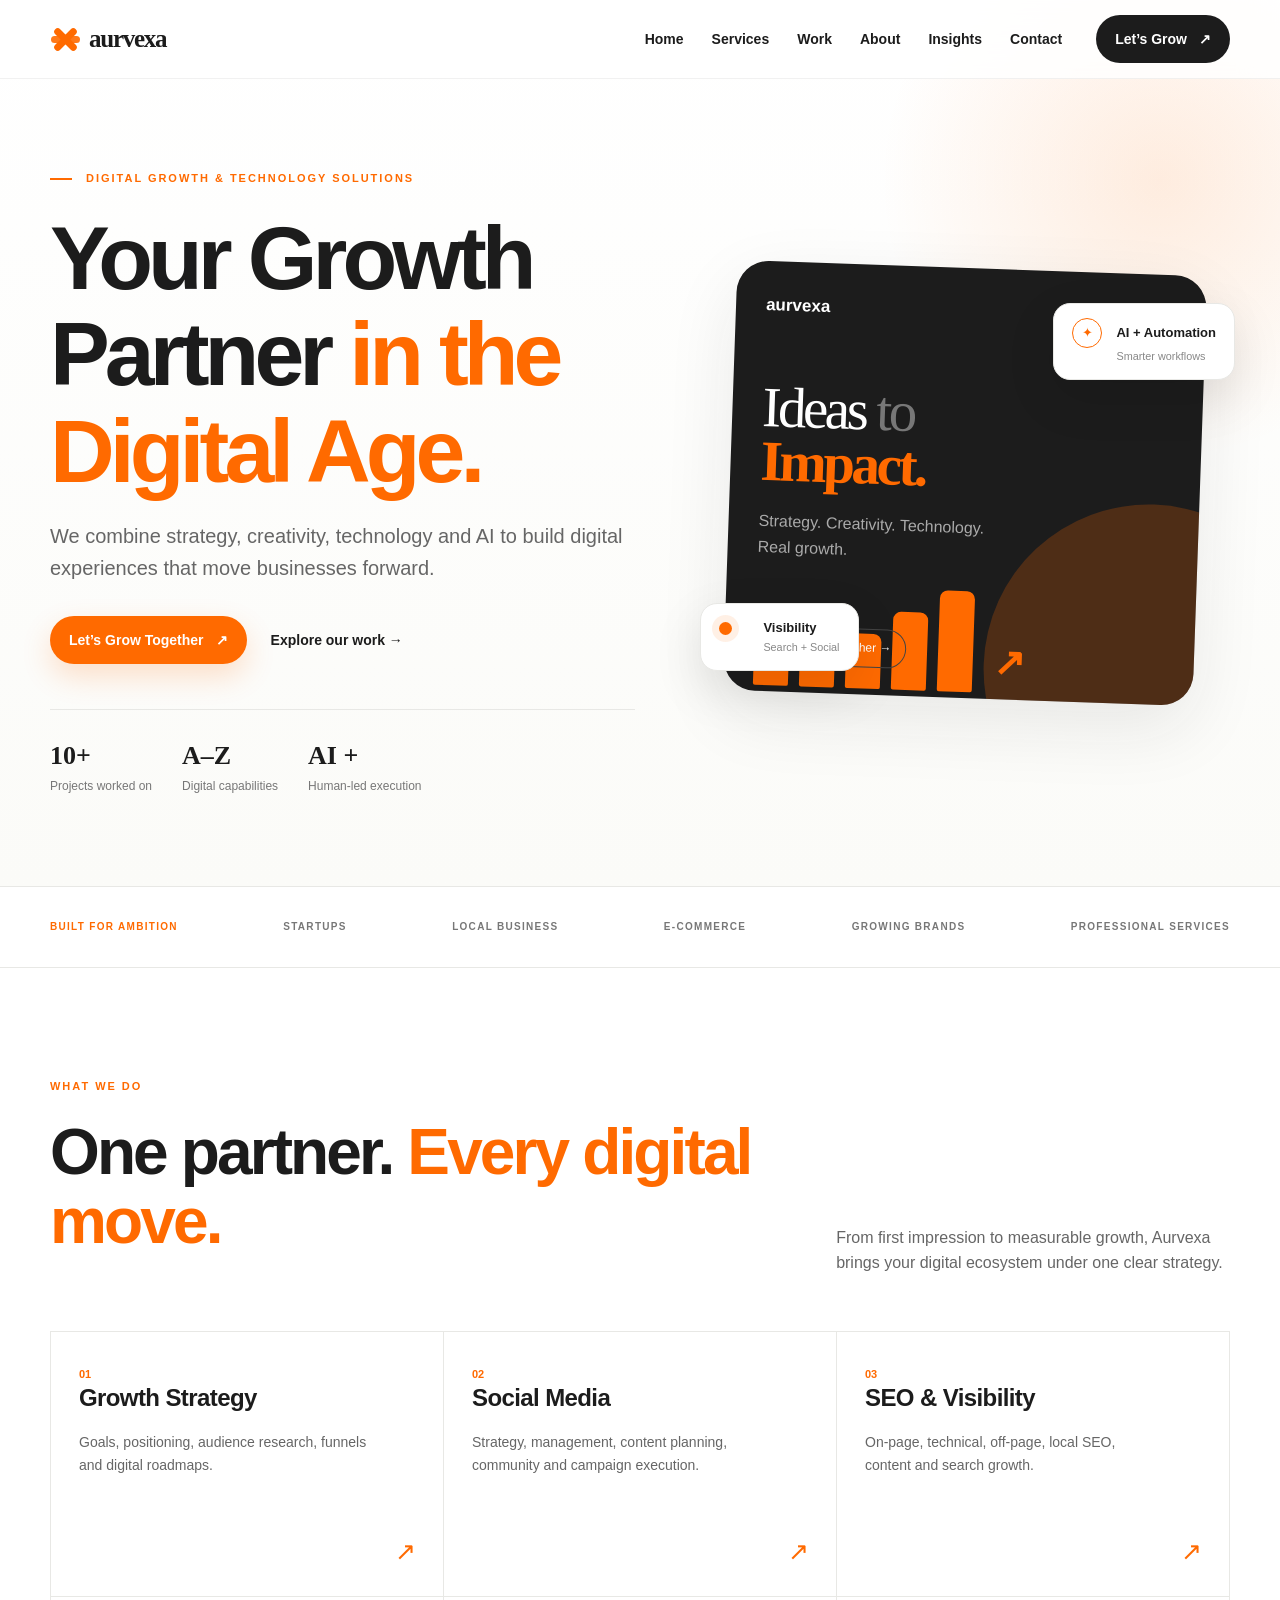
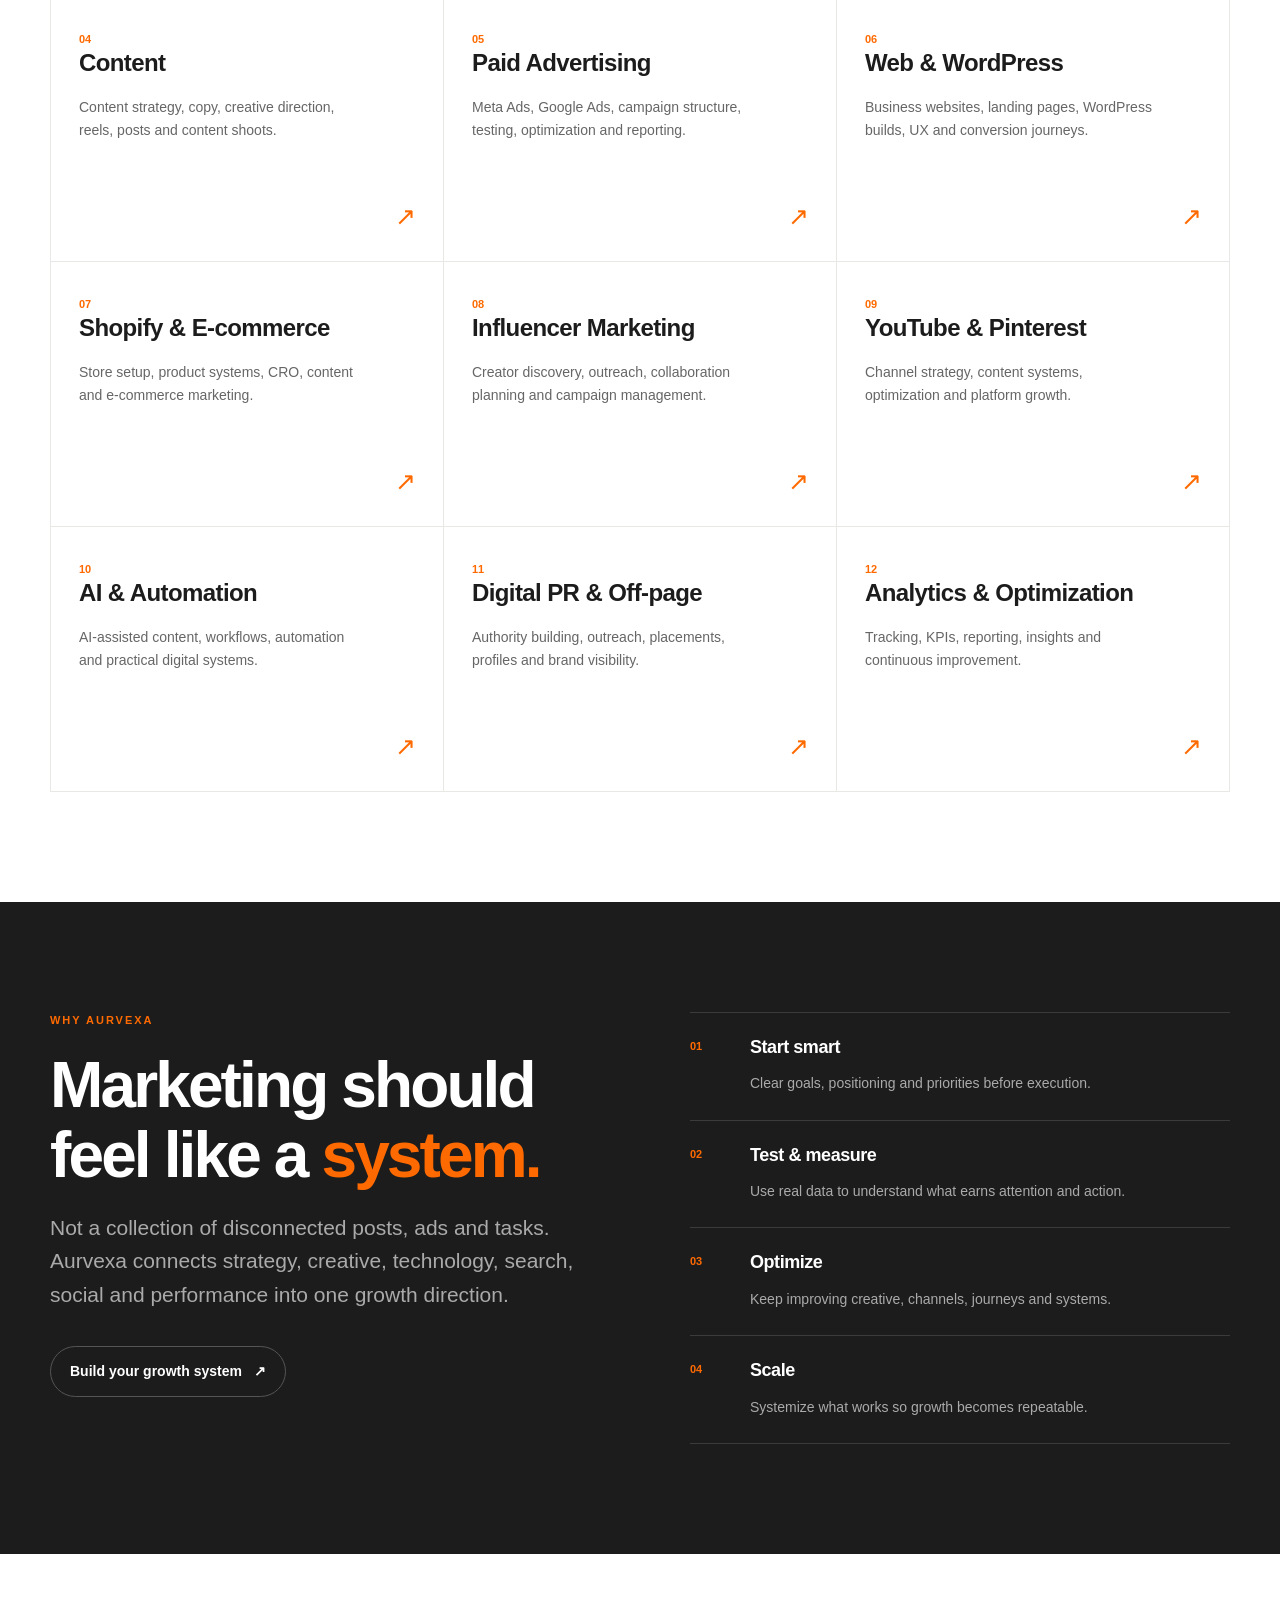
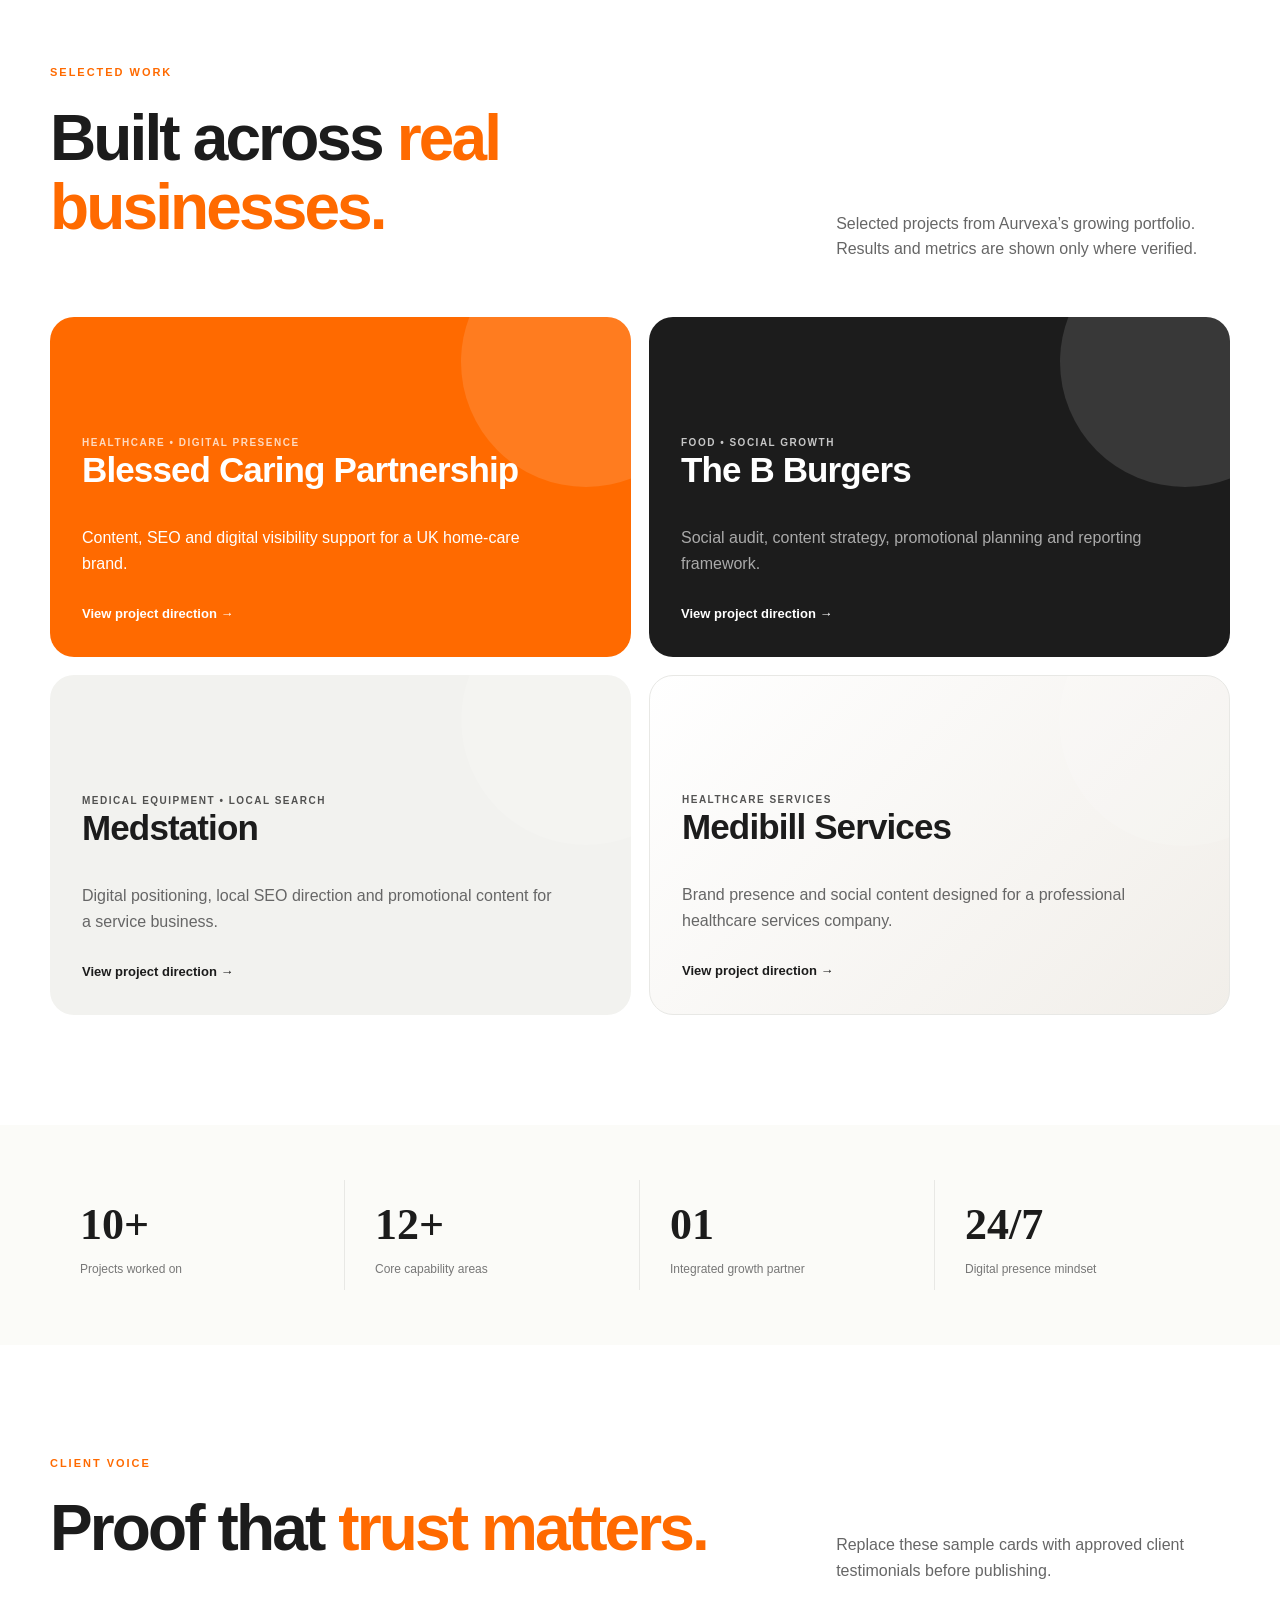
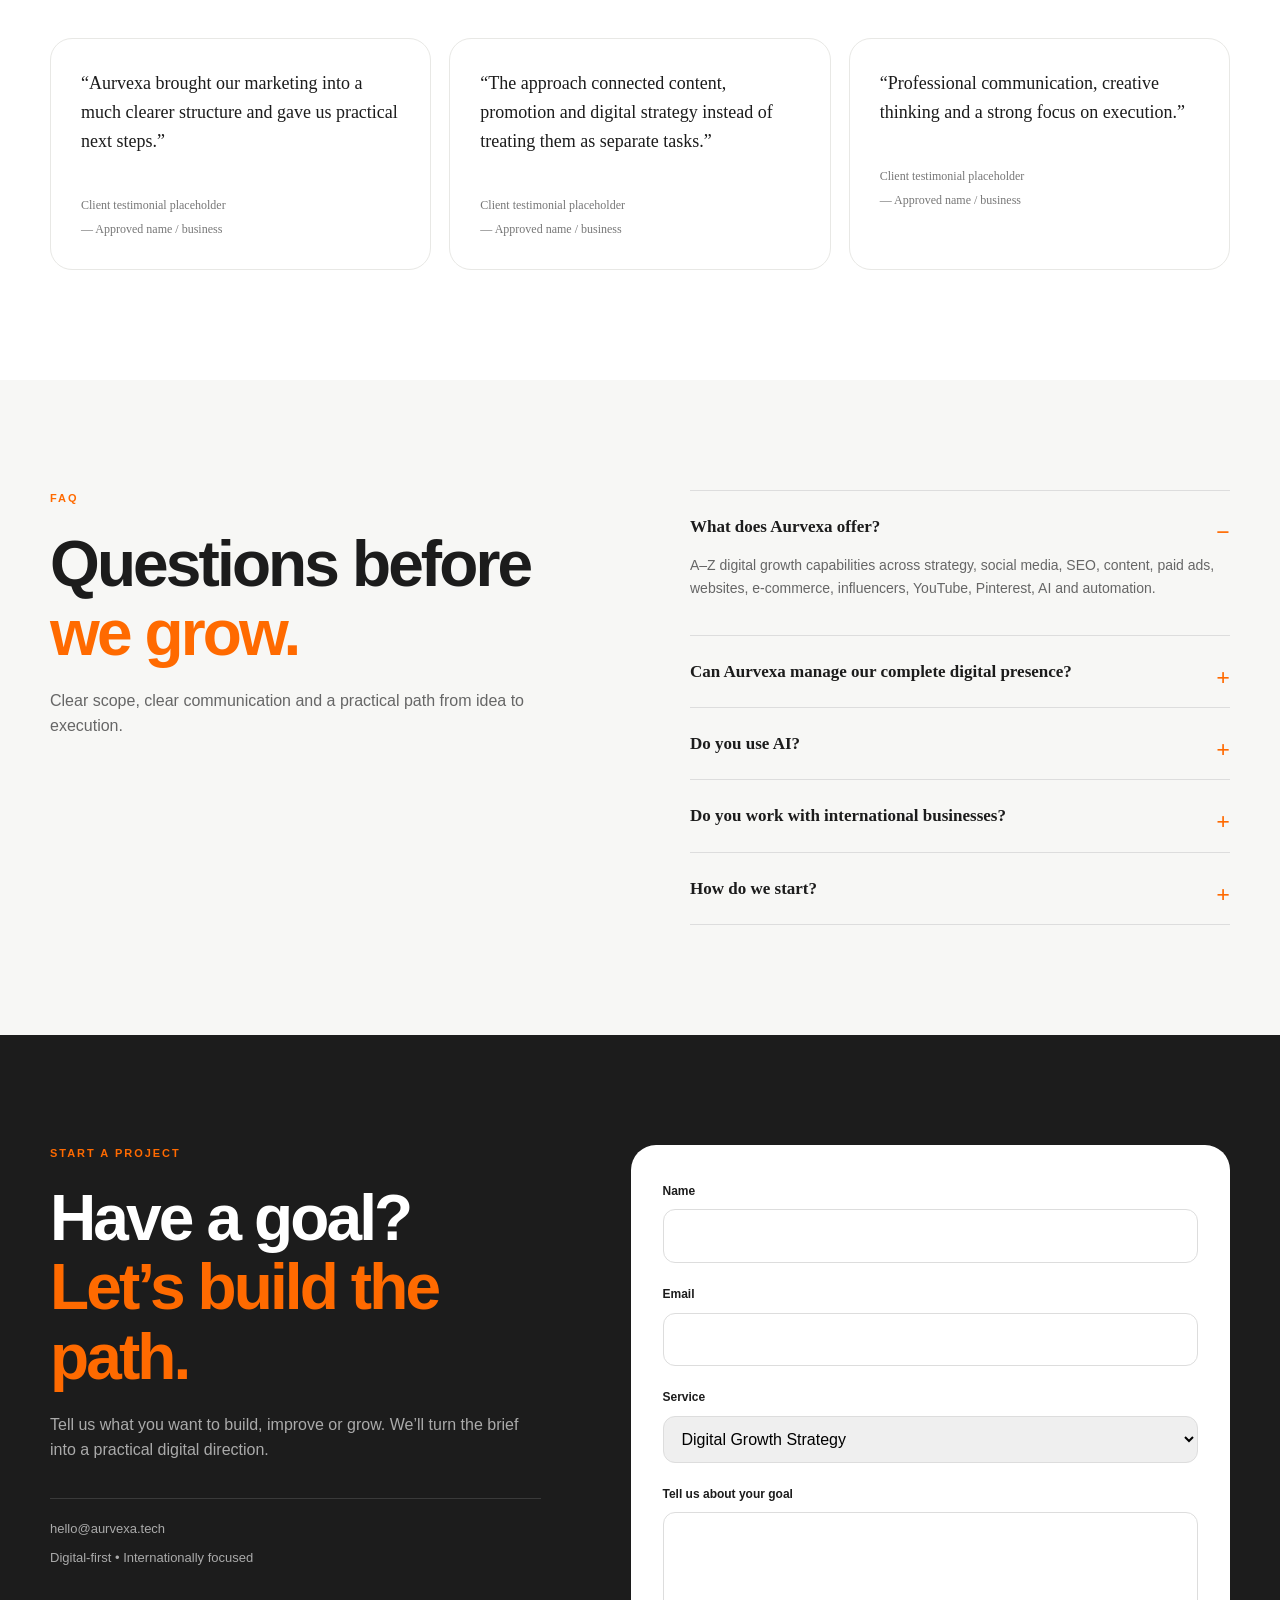
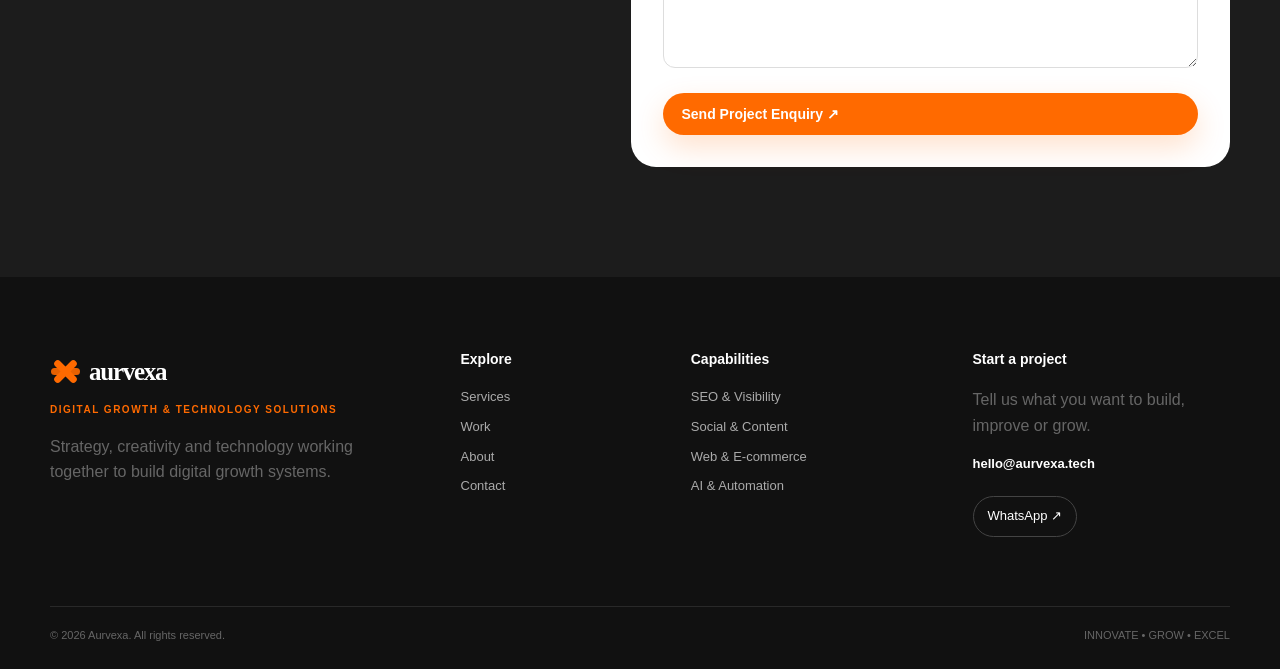
<file: index.html>
<!doctype html><html lang="en"><head><meta charset="utf-8"><meta name="viewport" content="width=device-width, initial-scale=1"><meta name="theme-color" content="#FF6A00"><link rel="stylesheet" href="assets/css/main.css"><meta name="description" content="Aurvexa — Digital Growth & Technology Solutions. SEO, social media, paid advertising, web development, e-commerce, AI and automation."><title>Aurvexa | Digital Growth & Technology Solutions</title></head><body>
<header class="site-header"><div class="container nav-wrap"><a class="brand" href="index.html"><span class="brand-mark"><i></i><i></i><i></i></span><span class="brand-word">aurvexa</span></a><nav class="desktop-nav"><a class="active" href="index.html">Home</a><a class="" href="services.html">Services</a><a class="" href="portfolio.html">Work</a><a class="" href="about.html">About</a><a class="" href="insights.html">Insights</a><a class="" href="contact.html">Contact</a></nav><a class="nav-cta" href="contact.html">Let’s Grow <span>↗</span></a><button class="menu-toggle" aria-label="Open menu">☰</button></div><div class="mobile-nav"><a class="active" href="index.html">Home</a><a class="" href="services.html">Services</a><a class="" href="portfolio.html">Work</a><a class="" href="about.html">About</a><a class="" href="insights.html">Insights</a><a class="" href="contact.html">Contact</a><a href="contact.html">Contact</a></div></header><main><section class="hero"><div class="hero-glow"></div><div class="container hero-grid"><div class="hero-copy"><div class="eyebrow"><span></span> DIGITAL GROWTH & TECHNOLOGY SOLUTIONS</div><h1>Your Growth Partner <em>in the Digital Age.</em></h1><p class="hero-lead">We combine strategy, creativity, technology and AI to build digital experiences that move businesses forward.</p><div class="hero-actions"><a class="btn btn-primary" href="contact.html">Let’s Grow Together <span>↗</span></a><a class="text-link" href="portfolio.html">Explore our work <span>→</span></a></div><div class="hero-proof"><div><strong>10+</strong><span>Projects worked on</span></div><div><strong>A–Z</strong><span>Digital capabilities</span></div><div><strong>AI +</strong><span>Human-led execution</span></div></div></div><div class="hero-visual"><div class="visual-card main-card"><div class="mock-nav"><b>aurvexa</b><span>Growth System</span></div><div class="mock-title">Ideas <span>to</span><br><strong>Impact.</strong></div><div class="mock-sub">Strategy. Creativity. Technology.<br>Real growth.</div><div class="mock-chart"><i></i><i></i><i></i><i></i><i></i><b>↗</b></div><div class="mock-button">Let’s Grow Together →</div></div><div class="float-card one"><span class="dot"></span><b>Visibility</b><small>Search + Social</small></div><div class="float-card two"><span class="ring">✦</span><b>AI + Automation</b><small>Smarter workflows</small></div></div></div></section><section class="logo-strip"><div class="container strip-inner"><span>BUILT FOR AMBITION</span><span>STARTUPS</span><span>LOCAL BUSINESS</span><span>E-COMMERCE</span><span>GROWING BRANDS</span><span>PROFESSIONAL SERVICES</span></div></section><section id="services" class="section"><div class="container"><div class="section-head"><div><div class="eyebrow">WHAT WE DO</div><h2>One partner. <em>Every digital move.</em></h2></div><p>From first impression to measurable growth, Aurvexa brings your digital ecosystem under one clear strategy.</p></div><div class="service-grid"><article class="service-card"><span class="service-no">01</span><h3>Growth Strategy</h3><p>Goals, positioning, audience research, funnels and digital roadmaps.</p><span class="service-arrow">↗</span></article><article class="service-card"><span class="service-no">02</span><h3>Social Media</h3><p>Strategy, management, content planning, community and campaign execution.</p><span class="service-arrow">↗</span></article><article class="service-card"><span class="service-no">03</span><h3>SEO & Visibility</h3><p>On-page, technical, off-page, local SEO, content and search growth.</p><span class="service-arrow">↗</span></article><article class="service-card"><span class="service-no">04</span><h3>Content</h3><p>Content strategy, copy, creative direction, reels, posts and content shoots.</p><span class="service-arrow">↗</span></article><article class="service-card"><span class="service-no">05</span><h3>Paid Advertising</h3><p>Meta Ads, Google Ads, campaign structure, testing, optimization and reporting.</p><span class="service-arrow">↗</span></article><article class="service-card"><span class="service-no">06</span><h3>Web & WordPress</h3><p>Business websites, landing pages, WordPress builds, UX and conversion journeys.</p><span class="service-arrow">↗</span></article><article class="service-card"><span class="service-no">07</span><h3>Shopify & E-commerce</h3><p>Store setup, product systems, CRO, content and e-commerce marketing.</p><span class="service-arrow">↗</span></article><article class="service-card"><span class="service-no">08</span><h3>Influencer Marketing</h3><p>Creator discovery, outreach, collaboration planning and campaign management.</p><span class="service-arrow">↗</span></article><article class="service-card"><span class="service-no">09</span><h3>YouTube & Pinterest</h3><p>Channel strategy, content systems, optimization and platform growth.</p><span class="service-arrow">↗</span></article><article class="service-card"><span class="service-no">10</span><h3>AI & Automation</h3><p>AI-assisted content, workflows, automation and practical digital systems.</p><span class="service-arrow">↗</span></article><article class="service-card"><span class="service-no">11</span><h3>Digital PR & Off-page</h3><p>Authority building, outreach, placements, profiles and brand visibility.</p><span class="service-arrow">↗</span></article><article class="service-card"><span class="service-no">12</span><h3>Analytics & Optimization</h3><p>Tracking, KPIs, reporting, insights and continuous improvement.</p><span class="service-arrow">↗</span></article></div></div></section><section class="section dark-section"><div class="container split"><div><div class="eyebrow light">WHY AURVEXA</div><h2>Marketing should feel like a <em>system.</em></h2><p class="large-copy">Not a collection of disconnected posts, ads and tasks. Aurvexa connects strategy, creative, technology, search, social and performance into one growth direction.</p><a class="btn btn-outline" href="contact.html">Build your growth system <span>↗</span></a></div><div class="principles"><div><b>01</b><h3>Start smart</h3><p>Clear goals, positioning and priorities before execution.</p></div><div><b>02</b><h3>Test & measure</h3><p>Use real data to understand what earns attention and action.</p></div><div><b>03</b><h3>Optimize</h3><p>Keep improving creative, channels, journeys and systems.</p></div><div><b>04</b><h3>Scale</h3><p>Systemize what works so growth becomes repeatable.</p></div></div></div></section><section id="work" class="section"><div class="container"><div class="section-head"><div><div class="eyebrow">SELECTED WORK</div><h2>Built across <em>real businesses.</em></h2></div><p>Selected projects from Aurvexa’s growing portfolio. Results and metrics are shown only where verified.</p></div><div class="work-grid"><article class="work-card orange"><span>HEALTHCARE • DIGITAL PRESENCE</span><h3>Blessed Caring Partnership</h3><p>Content, SEO and digital visibility support for a UK home-care brand.</p><a href="portfolio.html">View project direction →</a></article><article class="work-card charcoal"><span>FOOD • SOCIAL GROWTH</span><h3>The B Burgers</h3><p>Social audit, content strategy, promotional planning and reporting framework.</p><a href="portfolio.html">View project direction →</a></article><article class="work-card light"><span>MEDICAL EQUIPMENT • LOCAL SEARCH</span><h3>Medstation</h3><p>Digital positioning, local SEO direction and promotional content for a service business.</p><a href="portfolio.html">View project direction →</a></article><article class="work-card image-like"><span>HEALTHCARE SERVICES</span><h3>Medibill Services</h3><p>Brand presence and social content designed for a professional healthcare services company.</p><a href="portfolio.html">View project direction →</a></article></div></div></section><section class="section metrics"><div class="container metric-grid"><div><strong>10+</strong><span>Projects worked on</span></div><div><strong>12+</strong><span>Core capability areas</span></div><div><strong>01</strong><span>Integrated growth partner</span></div><div><strong>24/7</strong><span>Digital presence mindset</span></div></div></section><section class="section testimonials"><div class="container"><div class="section-head"><div><div class="eyebrow">CLIENT VOICE</div><h2>Proof that <em>trust matters.</em></h2></div><p>Replace these sample cards with approved client testimonials before publishing.</p></div><div class="quote-grid"><blockquote>“Aurvexa brought our marketing into a much clearer structure and gave us practical next steps.”<footer>Client testimonial placeholder <span>— Approved name / business</span></footer></blockquote><blockquote>“The approach connected content, promotion and digital strategy instead of treating them as separate tasks.”<footer>Client testimonial placeholder <span>— Approved name / business</span></footer></blockquote><blockquote>“Professional communication, creative thinking and a strong focus on execution.”<footer>Client testimonial placeholder <span>— Approved name / business</span></footer></blockquote></div></div></section><section class="faq section"><div class="container split"><div><div class="eyebrow">FAQ</div><h2>Questions before <em>we grow.</em></h2><p>Clear scope, clear communication and a practical path from idea to execution.</p></div><div class="faq-list"><details open><summary>What does Aurvexa offer?</summary><p>A–Z digital growth capabilities across strategy, social media, SEO, content, paid ads, websites, e-commerce, influencers, YouTube, Pinterest, AI and automation.</p></details><details><summary>Can Aurvexa manage our complete digital presence?</summary><p>Yes. Services can be combined into an integrated monthly or project-based scope based on your goals and priorities.</p></details><details><summary>Do you use AI?</summary><p>Yes. AI can support research, ideation, content workflows, analysis and automation while human strategy and quality control remain central.</p></details><details><summary>Do you work with international businesses?</summary><p>Yes. Aurvexa is positioned for digital-first work with businesses beyond a single local market.</p></details><details><summary>How do we start?</summary><p>Send your goals, current digital channels and priorities through the contact page. We can then define scope and next steps.</p></details></div></div></section><section id="contact" class="section contact"><div class="container contact-grid"><div><div class="eyebrow light">START A PROJECT</div><h2>Have a goal? <em>Let’s build the path.</em></h2><p>Tell us what you want to build, improve or grow. We’ll turn the brief into a practical digital direction.</p><div class="contact-lines"><span>hello@aurvexa.tech</span><span>Digital-first • Internationally focused</span></div></div><div class="contact-box"><form action="mailto:hello@aurvexa.tech" method="post" enctype="text/plain"><div><label>Name</label><input name="name" required></div><div><label>Email</label><input type="email" name="email" required></div><div><label>Service</label><select name="service"><option>Digital Growth Strategy</option><option>SEO</option><option>Social Media</option><option>Paid Advertising</option><option>Web & E-commerce</option><option>AI & Automation</option><option>Other</option></select></div><div><label>Tell us about your goal</label><textarea name="message" rows="5" required></textarea></div><button class="btn btn-primary" type="submit">Send Project Enquiry ↗</button></form></div></div></section></main><footer class="site-footer"><div class="container footer-grid"><div><a class="brand footer-brand" href="index.html"><span class="brand-mark"><i></i><i></i><i></i></span><span class="brand-word">aurvexa</span></a><p class="footer-tag">DIGITAL GROWTH & TECHNOLOGY SOLUTIONS</p><p class="muted">Strategy, creativity and technology working together to build digital growth systems.</p></div><div><h4>Explore</h4><a href="services.html">Services</a><a href="portfolio.html">Work</a><a href="about.html">About</a><a href="contact.html">Contact</a></div><div><h4>Capabilities</h4><a href="services.html">SEO & Visibility</a><a href="services.html">Social & Content</a><a href="services.html">Web & E-commerce</a><a href="services.html">AI & Automation</a></div><div><h4>Start a project</h4><p class="muted">Tell us what you want to build, improve or grow.</p><a class="footer-mail" href="mailto:hello@aurvexa.tech">hello@aurvexa.tech</a><a class="footer-whatsapp" href="https://wa.me/923000000000" target="_blank" rel="noopener">WhatsApp ↗</a></div></div><div class="container footer-bottom"><span>© 2026 Aurvexa. All rights reserved.</span><span>INNOVATE • GROW • EXCEL</span></div></footer><script src="assets/js/main.js"></script></body></html>
</file>
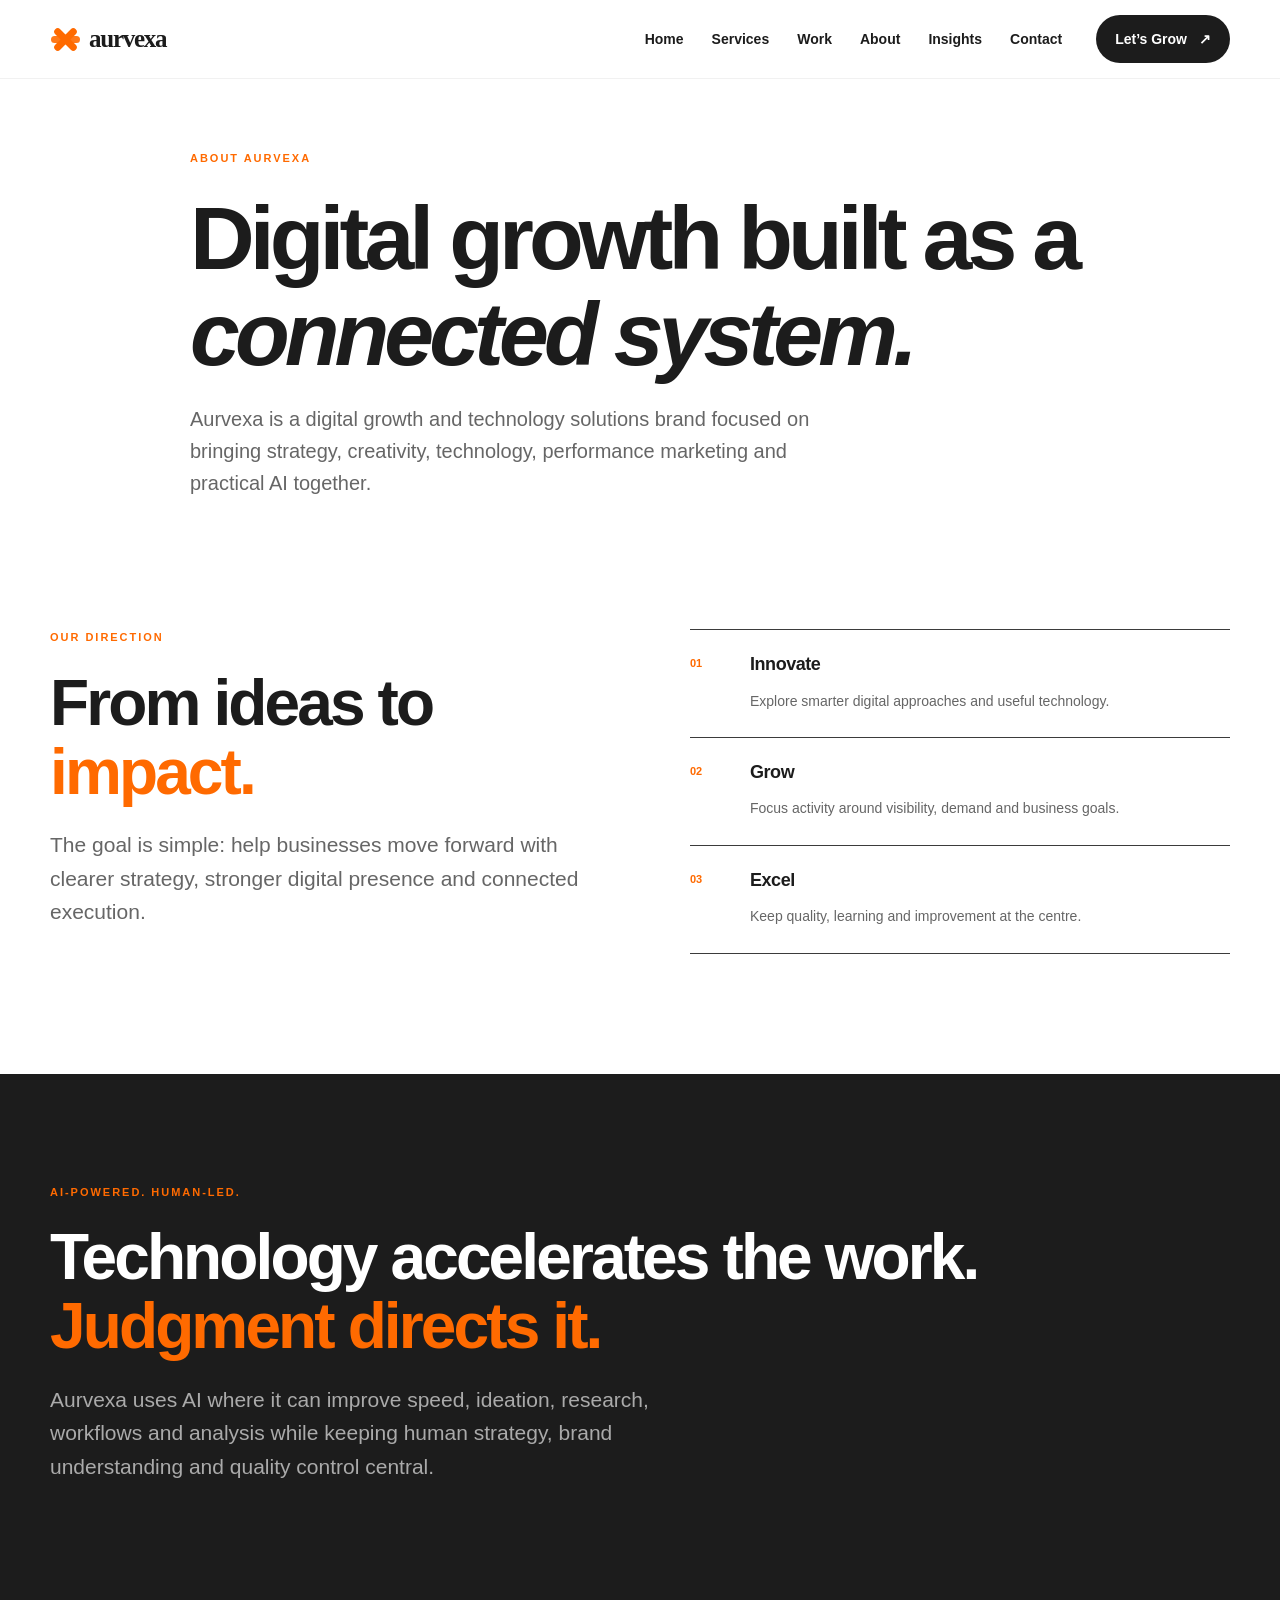
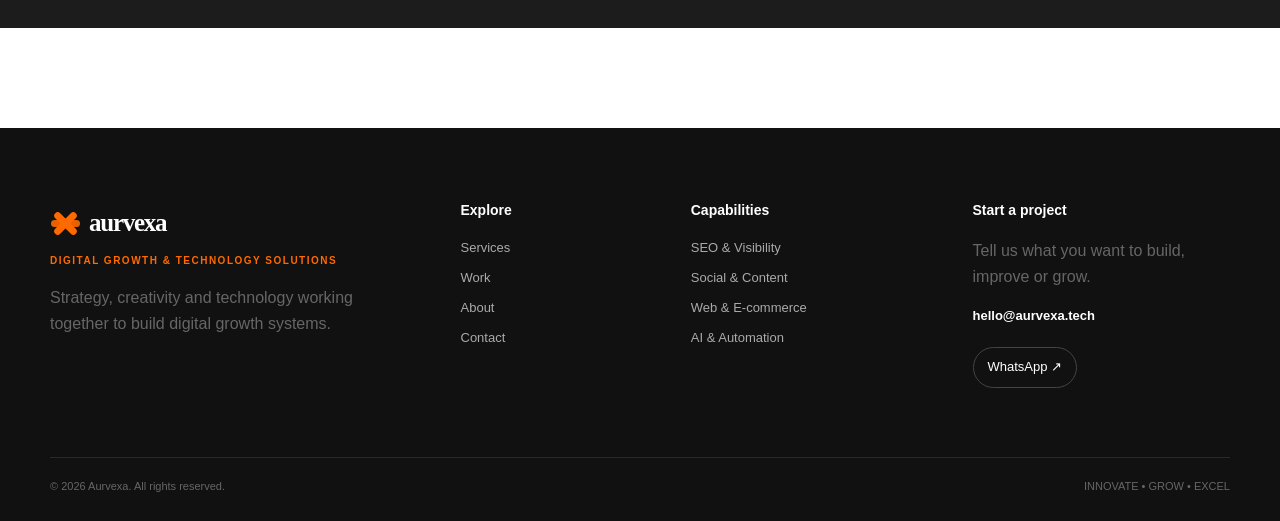
<file: about.html>
<!doctype html><html lang="en"><head><meta charset="utf-8"><meta name="viewport" content="width=device-width, initial-scale=1"><meta name="theme-color" content="#FF6A00"><link rel="stylesheet" href="assets/css/main.css"><meta name="description" content="Aurvexa — Digital Growth & Technology Solutions. SEO, social media, paid advertising, web development, e-commerce, AI and automation."><title>Aurvexa | Digital Growth & Technology Solutions</title></head><body>
<header class="site-header"><div class="container nav-wrap"><a class="brand" href="index.html"><span class="brand-mark"><i></i><i></i><i></i></span><span class="brand-word">aurvexa</span></a><nav class="desktop-nav"><a class="" href="index.html">Home</a><a class="" href="services.html">Services</a><a class="" href="portfolio.html">Work</a><a class="active" href="about.html">About</a><a class="" href="insights.html">Insights</a><a class="" href="contact.html">Contact</a></nav><a class="nav-cta" href="contact.html">Let’s Grow <span>↗</span></a><button class="menu-toggle" aria-label="Open menu">☰</button></div><div class="mobile-nav"><a class="" href="index.html">Home</a><a class="" href="services.html">Services</a><a class="" href="portfolio.html">Work</a><a class="active" href="about.html">About</a><a class="" href="insights.html">Insights</a><a class="" href="contact.html">Contact</a><a href="contact.html">Contact</a></div></header><main class="page-main"><div class="container narrow"><div class="eyebrow">ABOUT AURVEXA</div><h1>Digital growth built as a <em>connected system.</em></h1><p class="hero-lead">Aurvexa is a digital growth and technology solutions brand focused on bringing strategy, creativity, technology, performance marketing and practical AI together.</p></div><section class="section"><div class="container split"><div><div class="eyebrow">OUR DIRECTION</div><h2>From ideas to <em>impact.</em></h2><p class="large-copy">The goal is simple: help businesses move forward with clearer strategy, stronger digital presence and connected execution.</p></div><div class="principles"><div><b>01</b><h3>Innovate</h3><p>Explore smarter digital approaches and useful technology.</p></div><div><b>02</b><h3>Grow</h3><p>Focus activity around visibility, demand and business goals.</p></div><div><b>03</b><h3>Excel</h3><p>Keep quality, learning and improvement at the centre.</p></div></div></div></section><section class="section dark-section"><div class="container"><div class="eyebrow light">AI-POWERED. HUMAN-LED.</div><h2>Technology accelerates the work. <em>Judgment directs it.</em></h2><p class="large-copy">Aurvexa uses AI where it can improve speed, ideation, research, workflows and analysis while keeping human strategy, brand understanding and quality control central.</p></div></section></main><footer class="site-footer"><div class="container footer-grid"><div><a class="brand footer-brand" href="index.html"><span class="brand-mark"><i></i><i></i><i></i></span><span class="brand-word">aurvexa</span></a><p class="footer-tag">DIGITAL GROWTH & TECHNOLOGY SOLUTIONS</p><p class="muted">Strategy, creativity and technology working together to build digital growth systems.</p></div><div><h4>Explore</h4><a href="services.html">Services</a><a href="portfolio.html">Work</a><a href="about.html">About</a><a href="contact.html">Contact</a></div><div><h4>Capabilities</h4><a href="services.html">SEO & Visibility</a><a href="services.html">Social & Content</a><a href="services.html">Web & E-commerce</a><a href="services.html">AI & Automation</a></div><div><h4>Start a project</h4><p class="muted">Tell us what you want to build, improve or grow.</p><a class="footer-mail" href="mailto:hello@aurvexa.tech">hello@aurvexa.tech</a><a class="footer-whatsapp" href="https://wa.me/923000000000" target="_blank" rel="noopener">WhatsApp ↗</a></div></div><div class="container footer-bottom"><span>© 2026 Aurvexa. All rights reserved.</span><span>INNOVATE • GROW • EXCEL</span></div></footer><script src="assets/js/main.js"></script></body></html>
</file>
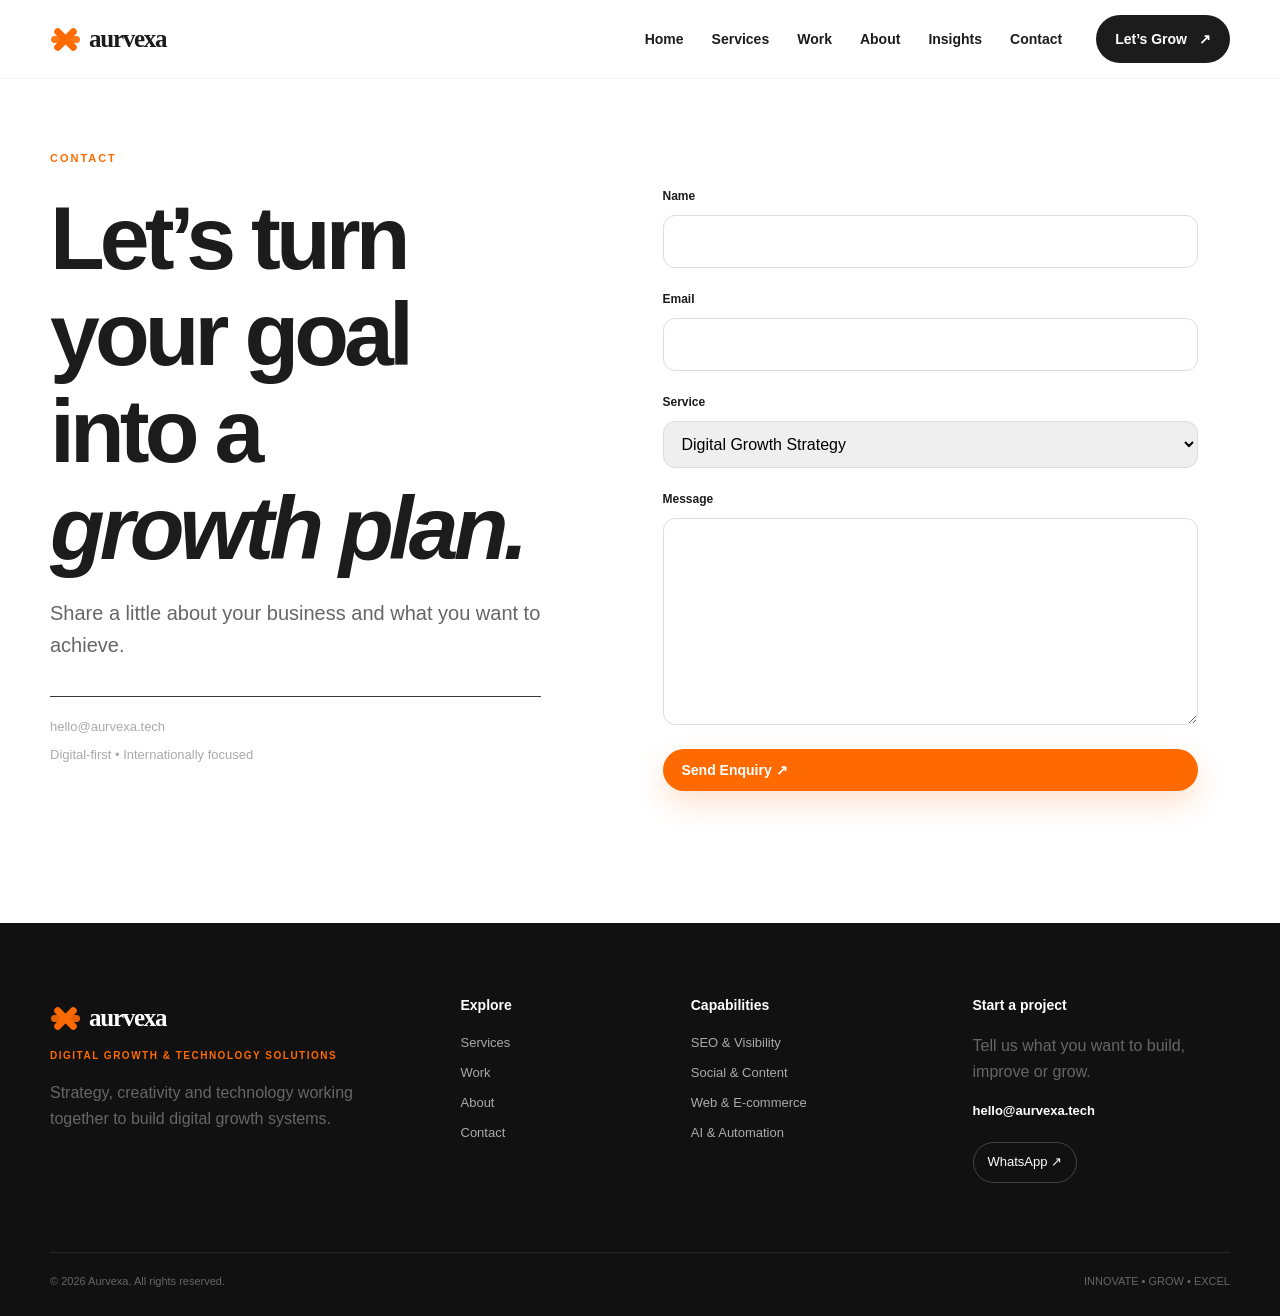
<file: contact.html>
<!doctype html><html lang="en"><head><meta charset="utf-8"><meta name="viewport" content="width=device-width, initial-scale=1"><meta name="theme-color" content="#FF6A00"><link rel="stylesheet" href="assets/css/main.css"><meta name="description" content="Aurvexa — Digital Growth & Technology Solutions. SEO, social media, paid advertising, web development, e-commerce, AI and automation."><title>Aurvexa | Digital Growth & Technology Solutions</title></head><body>
<header class="site-header"><div class="container nav-wrap"><a class="brand" href="index.html"><span class="brand-mark"><i></i><i></i><i></i></span><span class="brand-word">aurvexa</span></a><nav class="desktop-nav"><a class="" href="index.html">Home</a><a class="" href="services.html">Services</a><a class="" href="portfolio.html">Work</a><a class="" href="about.html">About</a><a class="" href="insights.html">Insights</a><a class="active" href="contact.html">Contact</a></nav><a class="nav-cta" href="contact.html">Let’s Grow <span>↗</span></a><button class="menu-toggle" aria-label="Open menu">☰</button></div><div class="mobile-nav"><a class="" href="index.html">Home</a><a class="" href="services.html">Services</a><a class="" href="portfolio.html">Work</a><a class="" href="about.html">About</a><a class="" href="insights.html">Insights</a><a class="active" href="contact.html">Contact</a><a href="contact.html">Contact</a></div></header><main class="page-main"><div class="container contact-grid"><div><div class="eyebrow">CONTACT</div><h1>Let’s turn your goal into a <em>growth plan.</em></h1><p class="hero-lead">Share a little about your business and what you want to achieve.</p><div class="contact-lines"><span>hello@aurvexa.tech</span><span>Digital-first • Internationally focused</span></div></div><div class="contact-box"><form action="mailto:hello@aurvexa.tech" method="post" enctype="text/plain"><div><label>Name</label><input name="name" required></div><div><label>Email</label><input type="email" name="email" required></div><div><label>Service</label><select name="service"><option>Digital Growth Strategy</option><option>Social Media</option><option>SEO</option><option>Paid Advertising</option><option>Web Development</option><option>Shopify & E-commerce</option><option>AI & Automation</option><option>Other</option></select></div><div><label>Message</label><textarea name="message" rows="7" required></textarea></div><button class="btn btn-primary" type="submit">Send Enquiry ↗</button></form></div></div></main><footer class="site-footer"><div class="container footer-grid"><div><a class="brand footer-brand" href="index.html"><span class="brand-mark"><i></i><i></i><i></i></span><span class="brand-word">aurvexa</span></a><p class="footer-tag">DIGITAL GROWTH & TECHNOLOGY SOLUTIONS</p><p class="muted">Strategy, creativity and technology working together to build digital growth systems.</p></div><div><h4>Explore</h4><a href="services.html">Services</a><a href="portfolio.html">Work</a><a href="about.html">About</a><a href="contact.html">Contact</a></div><div><h4>Capabilities</h4><a href="services.html">SEO & Visibility</a><a href="services.html">Social & Content</a><a href="services.html">Web & E-commerce</a><a href="services.html">AI & Automation</a></div><div><h4>Start a project</h4><p class="muted">Tell us what you want to build, improve or grow.</p><a class="footer-mail" href="mailto:hello@aurvexa.tech">hello@aurvexa.tech</a><a class="footer-whatsapp" href="https://wa.me/923000000000" target="_blank" rel="noopener">WhatsApp ↗</a></div></div><div class="container footer-bottom"><span>© 2026 Aurvexa. All rights reserved.</span><span>INNOVATE • GROW • EXCEL</span></div></footer><script src="assets/js/main.js"></script></body></html>
</file>
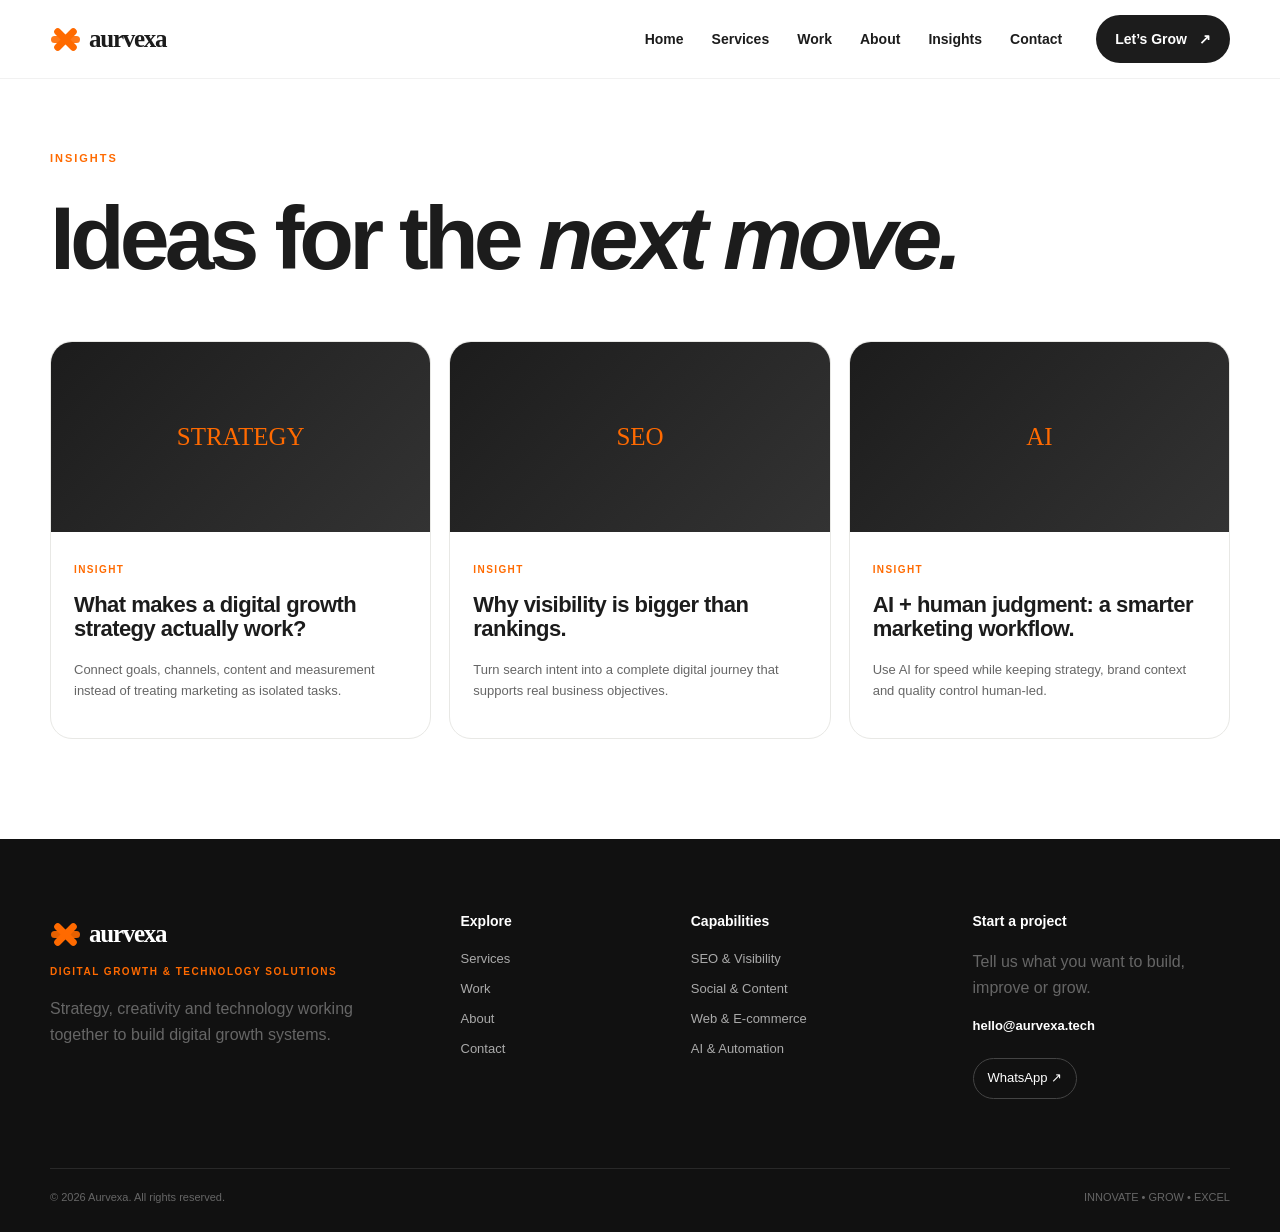
<file: insights.html>
<!doctype html><html lang="en"><head><meta charset="utf-8"><meta name="viewport" content="width=device-width, initial-scale=1"><meta name="theme-color" content="#FF6A00"><link rel="stylesheet" href="assets/css/main.css"><meta name="description" content="Aurvexa — Digital Growth & Technology Solutions. SEO, social media, paid advertising, web development, e-commerce, AI and automation."><title>Aurvexa | Digital Growth & Technology Solutions</title></head><body>
<header class="site-header"><div class="container nav-wrap"><a class="brand" href="index.html"><span class="brand-mark"><i></i><i></i><i></i></span><span class="brand-word">aurvexa</span></a><nav class="desktop-nav"><a class="" href="index.html">Home</a><a class="" href="services.html">Services</a><a class="" href="portfolio.html">Work</a><a class="" href="about.html">About</a><a class="active" href="insights.html">Insights</a><a class="" href="contact.html">Contact</a></nav><a class="nav-cta" href="contact.html">Let’s Grow <span>↗</span></a><button class="menu-toggle" aria-label="Open menu">☰</button></div><div class="mobile-nav"><a class="" href="index.html">Home</a><a class="" href="services.html">Services</a><a class="" href="portfolio.html">Work</a><a class="" href="about.html">About</a><a class="active" href="insights.html">Insights</a><a class="" href="contact.html">Contact</a><a href="contact.html">Contact</a></div></header><main class="page-main"><div class="container"><div class="eyebrow">INSIGHTS</div><h1>Ideas for the <em>next move.</em></h1><div class="post-grid" style="margin-top:55px"><article class="post-card"><div class="post-thumb"><span>STRATEGY</span></div><div class="post-body"><span>INSIGHT</span><h3>What makes a digital growth strategy actually work?</h3><p>Connect goals, channels, content and measurement instead of treating marketing as isolated tasks.</p></div></article><article class="post-card"><div class="post-thumb"><span>SEO</span></div><div class="post-body"><span>INSIGHT</span><h3>Why visibility is bigger than rankings.</h3><p>Turn search intent into a complete digital journey that supports real business objectives.</p></div></article><article class="post-card"><div class="post-thumb"><span>AI</span></div><div class="post-body"><span>INSIGHT</span><h3>AI + human judgment: a smarter marketing workflow.</h3><p>Use AI for speed while keeping strategy, brand context and quality control human-led.</p></div></article></div></div></main><footer class="site-footer"><div class="container footer-grid"><div><a class="brand footer-brand" href="index.html"><span class="brand-mark"><i></i><i></i><i></i></span><span class="brand-word">aurvexa</span></a><p class="footer-tag">DIGITAL GROWTH & TECHNOLOGY SOLUTIONS</p><p class="muted">Strategy, creativity and technology working together to build digital growth systems.</p></div><div><h4>Explore</h4><a href="services.html">Services</a><a href="portfolio.html">Work</a><a href="about.html">About</a><a href="contact.html">Contact</a></div><div><h4>Capabilities</h4><a href="services.html">SEO & Visibility</a><a href="services.html">Social & Content</a><a href="services.html">Web & E-commerce</a><a href="services.html">AI & Automation</a></div><div><h4>Start a project</h4><p class="muted">Tell us what you want to build, improve or grow.</p><a class="footer-mail" href="mailto:hello@aurvexa.tech">hello@aurvexa.tech</a><a class="footer-whatsapp" href="https://wa.me/923000000000" target="_blank" rel="noopener">WhatsApp ↗</a></div></div><div class="container footer-bottom"><span>© 2026 Aurvexa. All rights reserved.</span><span>INNOVATE • GROW • EXCEL</span></div></footer><script src="assets/js/main.js"></script></body></html>
</file>
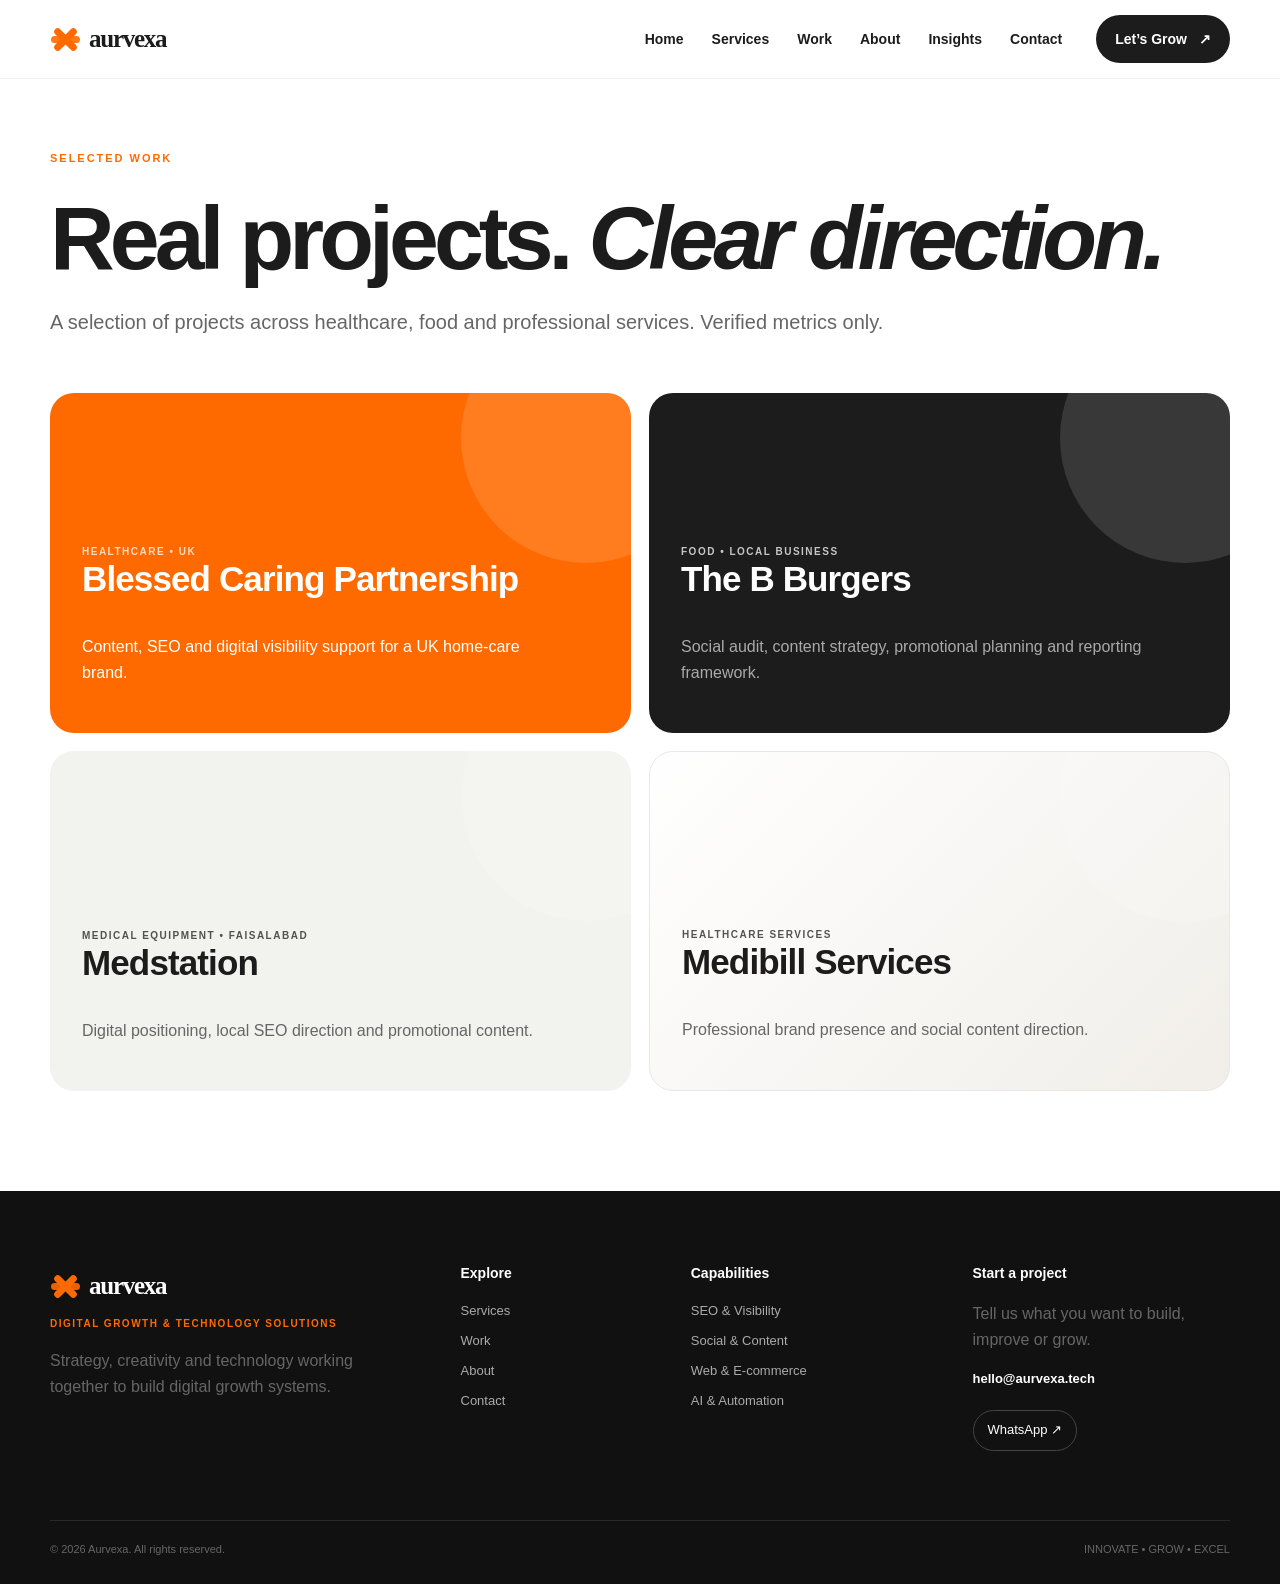
<file: portfolio.html>
<!doctype html><html lang="en"><head><meta charset="utf-8"><meta name="viewport" content="width=device-width, initial-scale=1"><meta name="theme-color" content="#FF6A00"><link rel="stylesheet" href="assets/css/main.css"><meta name="description" content="Aurvexa — Digital Growth & Technology Solutions. SEO, social media, paid advertising, web development, e-commerce, AI and automation."><title>Aurvexa | Digital Growth & Technology Solutions</title></head><body>
<header class="site-header"><div class="container nav-wrap"><a class="brand" href="index.html"><span class="brand-mark"><i></i><i></i><i></i></span><span class="brand-word">aurvexa</span></a><nav class="desktop-nav"><a class="" href="index.html">Home</a><a class="" href="services.html">Services</a><a class="active" href="portfolio.html">Work</a><a class="" href="about.html">About</a><a class="" href="insights.html">Insights</a><a class="" href="contact.html">Contact</a></nav><a class="nav-cta" href="contact.html">Let’s Grow <span>↗</span></a><button class="menu-toggle" aria-label="Open menu">☰</button></div><div class="mobile-nav"><a class="" href="index.html">Home</a><a class="" href="services.html">Services</a><a class="active" href="portfolio.html">Work</a><a class="" href="about.html">About</a><a class="" href="insights.html">Insights</a><a class="" href="contact.html">Contact</a><a href="contact.html">Contact</a></div></header><main class="page-main"><div class="container"><div class="eyebrow">SELECTED WORK</div><h1>Real projects. <em>Clear direction.</em></h1><p class="hero-lead narrow">A selection of projects across healthcare, food and professional services. Verified metrics only.</p><div class="work-grid" style="margin-top:55px"><article class="work-card orange"><span>HEALTHCARE • UK</span><h3>Blessed Caring Partnership</h3><p>Content, SEO and digital visibility support for a UK home-care brand.</p></article><article class="work-card charcoal"><span>FOOD • LOCAL BUSINESS</span><h3>The B Burgers</h3><p>Social audit, content strategy, promotional planning and reporting framework.</p></article><article class="work-card light"><span>MEDICAL EQUIPMENT • FAISALABAD</span><h3>Medstation</h3><p>Digital positioning, local SEO direction and promotional content.</p></article><article class="work-card image-like"><span>HEALTHCARE SERVICES</span><h3>Medibill Services</h3><p>Professional brand presence and social content direction.</p></article></div></div></main><footer class="site-footer"><div class="container footer-grid"><div><a class="brand footer-brand" href="index.html"><span class="brand-mark"><i></i><i></i><i></i></span><span class="brand-word">aurvexa</span></a><p class="footer-tag">DIGITAL GROWTH & TECHNOLOGY SOLUTIONS</p><p class="muted">Strategy, creativity and technology working together to build digital growth systems.</p></div><div><h4>Explore</h4><a href="services.html">Services</a><a href="portfolio.html">Work</a><a href="about.html">About</a><a href="contact.html">Contact</a></div><div><h4>Capabilities</h4><a href="services.html">SEO & Visibility</a><a href="services.html">Social & Content</a><a href="services.html">Web & E-commerce</a><a href="services.html">AI & Automation</a></div><div><h4>Start a project</h4><p class="muted">Tell us what you want to build, improve or grow.</p><a class="footer-mail" href="mailto:hello@aurvexa.tech">hello@aurvexa.tech</a><a class="footer-whatsapp" href="https://wa.me/923000000000" target="_blank" rel="noopener">WhatsApp ↗</a></div></div><div class="container footer-bottom"><span>© 2026 Aurvexa. All rights reserved.</span><span>INNOVATE • GROW • EXCEL</span></div></footer><script src="assets/js/main.js"></script></body></html>
</file>
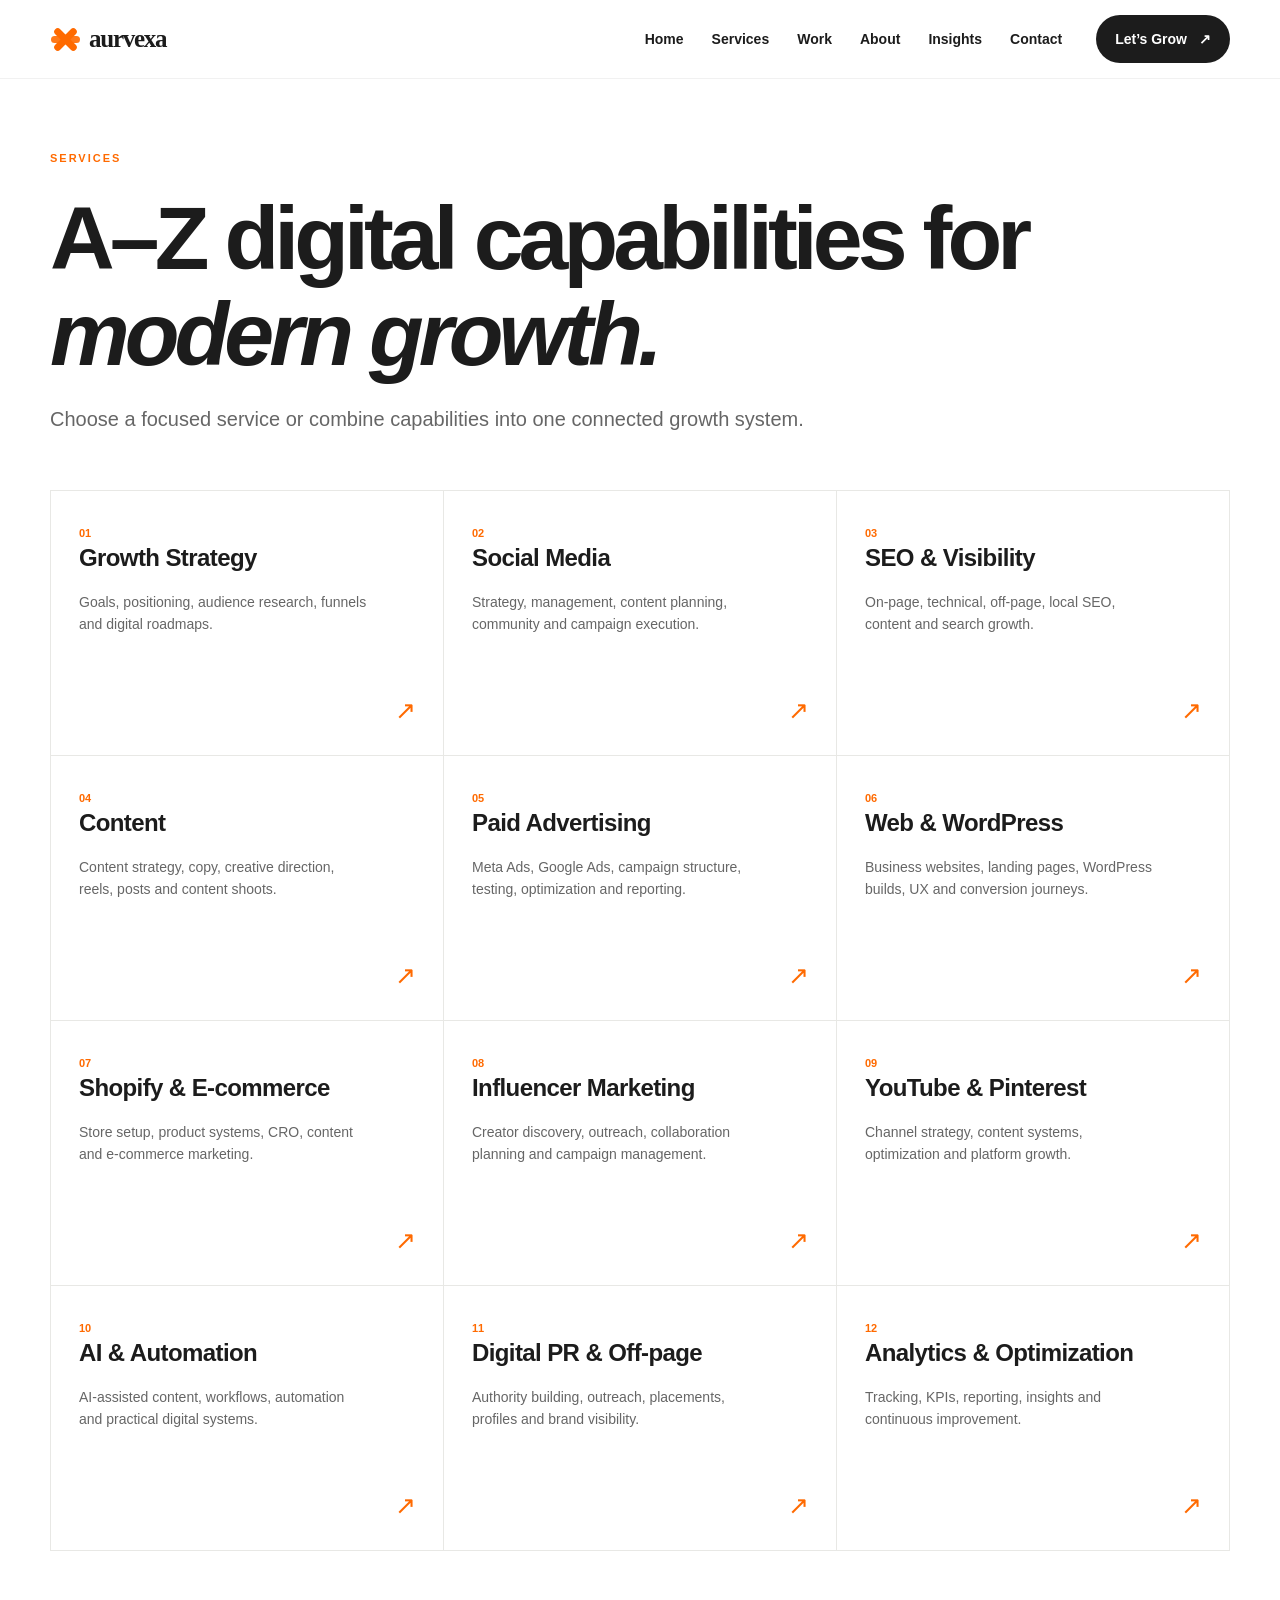
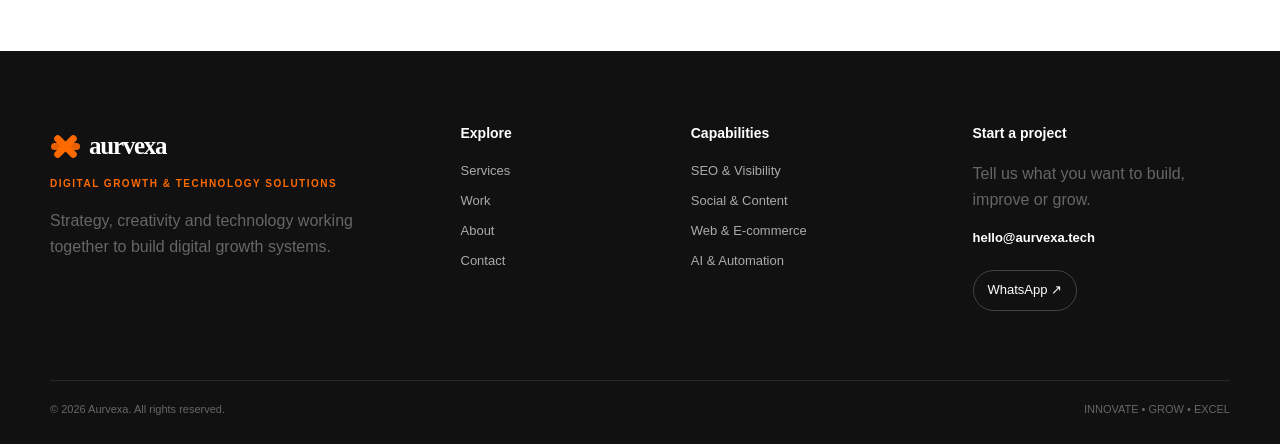
<file: services.html>
<!doctype html><html lang="en"><head><meta charset="utf-8"><meta name="viewport" content="width=device-width, initial-scale=1"><meta name="theme-color" content="#FF6A00"><link rel="stylesheet" href="assets/css/main.css"><meta name="description" content="Aurvexa — Digital Growth & Technology Solutions. SEO, social media, paid advertising, web development, e-commerce, AI and automation."><title>Aurvexa | Digital Growth & Technology Solutions</title></head><body>
<header class="site-header"><div class="container nav-wrap"><a class="brand" href="index.html"><span class="brand-mark"><i></i><i></i><i></i></span><span class="brand-word">aurvexa</span></a><nav class="desktop-nav"><a class="" href="index.html">Home</a><a class="active" href="services.html">Services</a><a class="" href="portfolio.html">Work</a><a class="" href="about.html">About</a><a class="" href="insights.html">Insights</a><a class="" href="contact.html">Contact</a></nav><a class="nav-cta" href="contact.html">Let’s Grow <span>↗</span></a><button class="menu-toggle" aria-label="Open menu">☰</button></div><div class="mobile-nav"><a class="" href="index.html">Home</a><a class="active" href="services.html">Services</a><a class="" href="portfolio.html">Work</a><a class="" href="about.html">About</a><a class="" href="insights.html">Insights</a><a class="" href="contact.html">Contact</a><a href="contact.html">Contact</a></div></header><main class="page-main"><div class="container"><div class="eyebrow">SERVICES</div><h1>A–Z digital capabilities for <em>modern growth.</em></h1><p class="hero-lead narrow">Choose a focused service or combine capabilities into one connected growth system.</p><div class="service-grid" style="margin-top:55px"><article class="service-card"><span class="service-no">01</span><h3>Growth Strategy</h3><p>Goals, positioning, audience research, funnels and digital roadmaps.</p><span class="service-arrow">↗</span></article><article class="service-card"><span class="service-no">02</span><h3>Social Media</h3><p>Strategy, management, content planning, community and campaign execution.</p><span class="service-arrow">↗</span></article><article class="service-card"><span class="service-no">03</span><h3>SEO & Visibility</h3><p>On-page, technical, off-page, local SEO, content and search growth.</p><span class="service-arrow">↗</span></article><article class="service-card"><span class="service-no">04</span><h3>Content</h3><p>Content strategy, copy, creative direction, reels, posts and content shoots.</p><span class="service-arrow">↗</span></article><article class="service-card"><span class="service-no">05</span><h3>Paid Advertising</h3><p>Meta Ads, Google Ads, campaign structure, testing, optimization and reporting.</p><span class="service-arrow">↗</span></article><article class="service-card"><span class="service-no">06</span><h3>Web & WordPress</h3><p>Business websites, landing pages, WordPress builds, UX and conversion journeys.</p><span class="service-arrow">↗</span></article><article class="service-card"><span class="service-no">07</span><h3>Shopify & E-commerce</h3><p>Store setup, product systems, CRO, content and e-commerce marketing.</p><span class="service-arrow">↗</span></article><article class="service-card"><span class="service-no">08</span><h3>Influencer Marketing</h3><p>Creator discovery, outreach, collaboration planning and campaign management.</p><span class="service-arrow">↗</span></article><article class="service-card"><span class="service-no">09</span><h3>YouTube & Pinterest</h3><p>Channel strategy, content systems, optimization and platform growth.</p><span class="service-arrow">↗</span></article><article class="service-card"><span class="service-no">10</span><h3>AI & Automation</h3><p>AI-assisted content, workflows, automation and practical digital systems.</p><span class="service-arrow">↗</span></article><article class="service-card"><span class="service-no">11</span><h3>Digital PR & Off-page</h3><p>Authority building, outreach, placements, profiles and brand visibility.</p><span class="service-arrow">↗</span></article><article class="service-card"><span class="service-no">12</span><h3>Analytics & Optimization</h3><p>Tracking, KPIs, reporting, insights and continuous improvement.</p><span class="service-arrow">↗</span></article></div></div></main><footer class="site-footer"><div class="container footer-grid"><div><a class="brand footer-brand" href="index.html"><span class="brand-mark"><i></i><i></i><i></i></span><span class="brand-word">aurvexa</span></a><p class="footer-tag">DIGITAL GROWTH & TECHNOLOGY SOLUTIONS</p><p class="muted">Strategy, creativity and technology working together to build digital growth systems.</p></div><div><h4>Explore</h4><a href="services.html">Services</a><a href="portfolio.html">Work</a><a href="about.html">About</a><a href="contact.html">Contact</a></div><div><h4>Capabilities</h4><a href="services.html">SEO & Visibility</a><a href="services.html">Social & Content</a><a href="services.html">Web & E-commerce</a><a href="services.html">AI & Automation</a></div><div><h4>Start a project</h4><p class="muted">Tell us what you want to build, improve or grow.</p><a class="footer-mail" href="mailto:hello@aurvexa.tech">hello@aurvexa.tech</a><a class="footer-whatsapp" href="https://wa.me/923000000000" target="_blank" rel="noopener">WhatsApp ↗</a></div></div><div class="container footer-bottom"><span>© 2026 Aurvexa. All rights reserved.</span><span>INNOVATE • GROW • EXCEL</span></div></footer><script src="assets/js/main.js"></script></body></html>
</file>
<file: assets/css/main.css>
:root{--orange:#FF6A00;--charcoal:#1C1C1C;--white:#fff;--off:#f7f7f5;--line:#e8e8e5;--muted:#666;--radius:24px;--shadow:0 24px 70px rgba(28,28,28,.09)}*{box-sizing:border-box}html{scroll-behavior:smooth}body{margin:0;color:var(--charcoal);font-family:'DM Sans',Arial,sans-serif;background:var(--white);line-height:1.6}a{color:inherit;text-decoration:none}p{color:var(--muted)}h1,h2,h3,h4{font-family:'Manrope',Arial,sans-serif;line-height:1.08;margin:0 0 20px}h1{font-size:clamp(52px,7vw,92px);letter-spacing:-.055em}h2{font-size:clamp(38px,5vw,64px);letter-spacing:-.045em}h3{font-size:24px;letter-spacing:-.025em}.container{width:min(1180px,calc(100% - 48px));margin:auto}.site-header{position:fixed;z-index:20;top:0;left:0;right:0;background:rgba(255,255,255,.82);backdrop-filter:blur(18px);border-bottom:1px solid rgba(28,28,28,.06);transition:.25s}.site-header.scrolled{box-shadow:0 10px 40px rgba(0,0,0,.06)}.nav-wrap{height:78px;display:flex;align-items:center;gap:34px}.brand{display:flex;align-items:center;gap:10px;font-family:'Manrope';font-weight:800;font-size:25px;letter-spacing:-.05em}.brand-mark{position:relative;width:29px;height:29px;display:inline-block}.brand-mark i{position:absolute;left:12px;top:0;width:7px;height:29px;background:var(--orange);border-radius:8px;transform:rotate(45deg)}.brand-mark i:nth-child(2){transform:rotate(-45deg)}.brand-mark i:nth-child(3){transform:rotate(90deg);opacity:.9}.desktop-nav{display:flex;gap:28px;margin-left:auto;font-size:14px;font-weight:600}.desktop-nav a:hover,.text-link:hover{color:var(--orange)}.nav-cta,.btn{display:inline-flex;align-items:center;gap:12px;border-radius:999px;padding:13px 19px;font-weight:700;font-size:14px}.nav-cta{background:var(--charcoal);color:white}.nav-cta:hover{background:var(--orange)}.menu-toggle{display:none;background:none;border:0;font-size:24px}.mobile-nav{display:none}.hero{padding:170px 0 90px;position:relative;overflow:hidden;background:linear-gradient(180deg,#fff 0%,#fbfbf8 100%)}.hero-glow{position:absolute;width:600px;height:600px;background:radial-gradient(circle,rgba(255,106,0,.12),transparent 66%);right:-180px;top:-120px}.hero-grid{display:grid;grid-template-columns:1.05fr .95fr;align-items:center;gap:65px}.eyebrow{font-size:11px;letter-spacing:.18em;font-weight:800;color:var(--orange);margin-bottom:22px}.eyebrow span{display:inline-block;width:22px;height:2px;background:var(--orange);vertical-align:middle;margin-right:9px}.hero h1 em,h2 em{font-style:normal;color:var(--orange)}.hero-lead{font-size:20px;max-width:620px}.hero-actions{display:flex;align-items:center;gap:24px;margin:32px 0 45px}.btn-primary{background:var(--orange);color:#fff;box-shadow:0 12px 30px rgba(255,106,0,.2);border:0}.btn-primary:hover{transform:translateY(-2px);box-shadow:0 16px 38px rgba(255,106,0,.28)}.text-link{font-weight:800;font-size:14px}.hero-proof{display:flex;gap:30px;border-top:1px solid var(--line);padding-top:25px}.hero-proof div{display:flex;flex-direction:column}.hero-proof strong{font-family:'Manrope';font-size:26px}.hero-proof span{font-size:12px;color:#777}.hero-visual{min-height:520px;position:relative;display:grid;place-items:center}.main-card{width:min(470px,100%);height:430px;border-radius:32px;background:var(--charcoal);color:#fff;box-shadow:var(--shadow);padding:30px;position:relative;overflow:hidden;transform:rotate(2deg)}.main-card:after{content:'';position:absolute;width:330px;height:330px;border-radius:50%;right:-120px;bottom:-130px;background:rgba(255,106,0,.22)}.mock-nav{display:flex;justify-content:space-between;color:#aaa;font-size:12px}.mock-nav b{color:#fff;font-size:17px}.mock-title{font-family:'Manrope';font-size:57px;line-height:.95;margin-top:62px;letter-spacing:-.06em}.mock-title span{color:#777}.mock-title strong{color:var(--orange)}.mock-sub{margin-top:20px;color:#aaa}.mock-chart{height:105px;display:flex;align-items:end;gap:11px;margin-top:20px}.mock-chart i{display:block;width:35px;background:var(--orange);border-radius:8px 8px 2px 2px}.mock-chart i:nth-child(1){height:24%}.mock-chart i:nth-child(2){height:42%}.mock-chart i:nth-child(3){height:52%}.mock-chart i:nth-child(4){height:74%}.mock-chart i:nth-child(5){height:96%}.mock-chart b{font-size:38px;color:var(--orange);margin-left:10px}.mock-button{position:absolute;bottom:27px;left:30px;border:1px solid #444;padding:9px 14px;border-radius:99px;font-size:12px}.float-card{position:absolute;background:#fff;border:1px solid var(--line);box-shadow:0 18px 50px rgba(0,0,0,.1);border-radius:17px;padding:14px 18px;display:grid;grid-template-columns:34px 1fr;column-gap:10px;align-items:center;font-size:13px}.float-card small{grid-column:2;color:#888}.float-card .dot{width:13px;height:13px;background:var(--orange);border-radius:50%;box-shadow:0 0 0 7px rgba(255,106,0,.1)}.float-card.one{left:0;bottom:72px}.float-card.two{right:-5px;top:80px}.ring{width:30px;height:30px;border:1px solid var(--orange);border-radius:50%;display:grid;place-items:center;color:var(--orange)}.logo-strip{border-top:1px solid var(--line);border-bottom:1px solid var(--line);background:#fff}.strip-inner{min-height:80px;display:flex;justify-content:space-between;align-items:center;gap:20px;overflow:auto;white-space:nowrap;font-size:10px;font-weight:800;letter-spacing:.13em;color:#777}.strip-inner span:first-child{color:var(--orange)}.section{padding:110px 0}.section-head{display:grid;grid-template-columns:1fr .55fr;gap:70px;align-items:end;margin-bottom:55px}.section-head>p{margin:0}.service-grid{display:grid;grid-template-columns:repeat(3,1fr);border-top:1px solid var(--line);border-left:1px solid var(--line)}.service-card{min-height:265px;padding:28px;border-right:1px solid var(--line);border-bottom:1px solid var(--line);position:relative;transition:.25s;background:#fff}.service-card:hover{background:#fffaf6;transform:translateY(-4px)}.service-no{font-size:11px;color:var(--orange);font-weight:800}.service-card p{font-size:14px;max-width:290px}.service-arrow{position:absolute;right:27px;bottom:25px;color:var(--orange);font-size:25px}.dark-section{background:var(--charcoal);color:#fff}.dark-section p{color:#aaa}.split{display:grid;grid-template-columns:1fr 1fr;gap:100px;align-items:start}.light{color:var(--orange)}.large-copy{font-size:21px;max-width:620px;margin-bottom:35px}.btn-outline{border:1px solid #555;color:#fff}.btn-outline:hover{border-color:var(--orange);color:var(--orange)}.principles{border-top:1px solid #3b3b3b}.principles>div{display:grid;grid-template-columns:45px 1fr;gap:15px;padding:25px 0;border-bottom:1px solid #3b3b3b}.principles b{color:var(--orange);font-size:11px}.principles h3{margin:0;font-size:18px}.principles p{grid-column:2;margin:0;font-size:14px}.work-grid{display:grid;grid-template-columns:1fr 1fr;gap:18px}.work-card{min-height:340px;border-radius:24px;padding:32px;display:flex;flex-direction:column;justify-content:end;overflow:hidden;position:relative}.work-card:before{content:'';position:absolute;width:250px;height:250px;border-radius:50%;right:-80px;top:-80px;background:rgba(255,255,255,.12)}.work-card span{font-size:10px;letter-spacing:.15em;font-weight:800;opacity:.75}.work-card h3{font-size:35px;max-width:470px}.work-card p{max-width:470px}.work-card a{font-size:13px;font-weight:800;margin-top:12px}.work-card.orange{background:var(--orange);color:#fff}.work-card.orange p{color:#fff}.work-card.charcoal{background:var(--charcoal);color:#fff}.work-card.charcoal p{color:#aaa}.work-card.light{background:#f2f2ef;color:var(--charcoal)}.work-card.image-like{background:linear-gradient(135deg,#fff 0%,#f1eee9 100%);border:1px solid var(--line)}.metrics{padding:55px 0;background:#fbfbf8}.metric-grid{display:grid;grid-template-columns:repeat(4,1fr)}.metric-grid div{padding:10px 30px;border-right:1px solid var(--line);display:flex;flex-direction:column}.metric-grid div:last-child{border:0}.metric-grid strong{font-family:'Manrope';font-size:44px}.metric-grid span{font-size:12px;color:#777}.quote-grid{display:grid;grid-template-columns:repeat(3,1fr);gap:18px}.quote-grid blockquote{margin:0;border:1px solid var(--line);border-radius:22px;padding:30px;font-family:'Manrope';font-size:18px;background:#fff}.quote-grid footer{font-family:'DM Sans';font-size:12px;color:#777;margin-top:40px}.quote-grid footer span{display:block;margin-top:5px}.post-grid{display:grid;grid-template-columns:repeat(3,1fr);gap:18px}.post-card{border:1px solid var(--line);border-radius:22px;overflow:hidden}.post-thumb{height:190px;background:linear-gradient(135deg,#1c1c1c,#333);display:grid;place-items:center;color:var(--orange);font-family:'Manrope';font-size:25px}.post-thumb img{width:100%;height:100%;object-fit:cover}.post-body{padding:23px}.post-body>span{font-size:10px;color:var(--orange);font-weight:800;letter-spacing:.14em}.post-body h3{font-size:22px;margin-top:12px}.post-body p{font-size:13px}.post-body>a{font-size:12px;font-weight:800}.faq{background:#f7f7f5}.faq-list{border-top:1px solid #ddd}.faq-list details{border-bottom:1px solid #ddd;padding:22px 0}.faq-list summary{cursor:pointer;font-family:'Manrope';font-weight:700;font-size:17px;list-style:none}.faq-list summary::-webkit-details-marker{display:none}.faq-list summary:after{content:'+';float:right;color:var(--orange);font-size:24px}.faq-list details[open] summary:after{content:'−'}.faq-list p{font-size:14px;max-width:700px}.contact{background:var(--charcoal);color:#fff}.contact p{color:#aaa}.contact-grid{display:grid;grid-template-columns:.9fr 1.1fr;gap:90px;align-items:start}.contact-lines{border-top:1px solid #3a3a3a;margin-top:35px;padding-top:20px;display:flex;flex-direction:column;gap:8px;color:#aaa;font-size:13px}.contact-box{background:#fff;color:var(--charcoal);border-radius:25px;padding:32px}.contact-box form{display:grid;gap:17px}.contact-box label{font-size:12px;font-weight:800}.contact-box input,.contact-box select,.contact-box textarea{width:100%;margin-top:7px;border:1px solid #ddd;border-radius:12px;padding:13px 14px;font:inherit;outline:0}.contact-box input:focus,.contact-box select:focus,.contact-box textarea:focus{border-color:var(--orange);box-shadow:0 0 0 3px rgba(255,106,0,.08)}.notice{padding:12px;border-radius:10px;font-size:13px;margin-bottom:15px}.success{background:#eff9f0}.error{background:#fff0ee}.site-footer{background:#111;color:#fff;padding:75px 0 25px}.footer-grid{display:grid;grid-template-columns:1.4fr .7fr .9fr 1fr;gap:50px;padding-bottom:60px}.footer-brand{color:#fff}.footer-tag{font-size:10px;letter-spacing:.15em;color:var(--orange);font-weight:800}.footer-grid h4{font-size:14px}.footer-grid a:not(.brand){display:block;color:#aaa;font-size:13px;margin:9px 0}.footer-grid a:hover{color:#fff}.footer-mail{color:#fff!important;font-weight:700}.footer-whatsapp{display:inline-block!important;border:1px solid #444;border-radius:99px;padding:9px 14px;color:#fff!important;margin-top:12px!important}.footer-bottom{border-top:1px solid #292929;padding-top:20px;display:flex;justify-content:space-between;color:#666;font-size:11px}.page-main{padding:150px 0 100px;min-height:70vh}.narrow{max-width:900px}.content-area{font-size:17px}.content-area a{color:var(--orange);text-decoration:underline}.single-image{width:100%;border-radius:20px;margin:20px 0 35px}.index-post{padding:25px 0;border-bottom:1px solid var(--line)}.index-post h2{font-size:30px}.index-post h2 a:hover{color:var(--orange)}
@media(max-width:900px){.desktop-nav,.nav-cta{display:none}.menu-toggle{display:block;margin-left:auto}.mobile-nav{padding:12px 24px 22px;background:#fff;border-top:1px solid var(--line)}.mobile-nav.open{display:grid;gap:13px}.hero{padding-top:135px}.hero-grid,.split,.contact-grid{grid-template-columns:1fr;gap:45px}.hero-visual{min-height:440px}.section-head{grid-template-columns:1fr;gap:10px}.service-grid{grid-template-columns:1fr 1fr}.metric-grid{grid-template-columns:1fr 1fr;gap:20px}.metric-grid div:nth-child(2){border:0}.quote-grid,.post-grid{grid-template-columns:1fr}.footer-grid{grid-template-columns:1fr 1fr}.work-card{min-height:300px}}
@media(max-width:560px){.container{width:min(100% - 32px,1180px)}.hero-actions{flex-direction:column;align-items:flex-start}.hero-proof{gap:14px}.hero-proof strong{font-size:21px}.hero-visual{min-height:390px}.main-card{height:350px;padding:23px}.mock-title{font-size:44px;margin-top:45px}.float-card{transform:scale(.86)}.float-card.one{left:-15px}.float-card.two{right:-25px}.service-grid,.work-grid{grid-template-columns:1fr}.section{padding:80px 0}.metric-grid{grid-template-columns:1fr 1fr}.footer-grid{grid-template-columns:1fr}.footer-bottom{flex-direction:column;gap:8px}}
</file>
